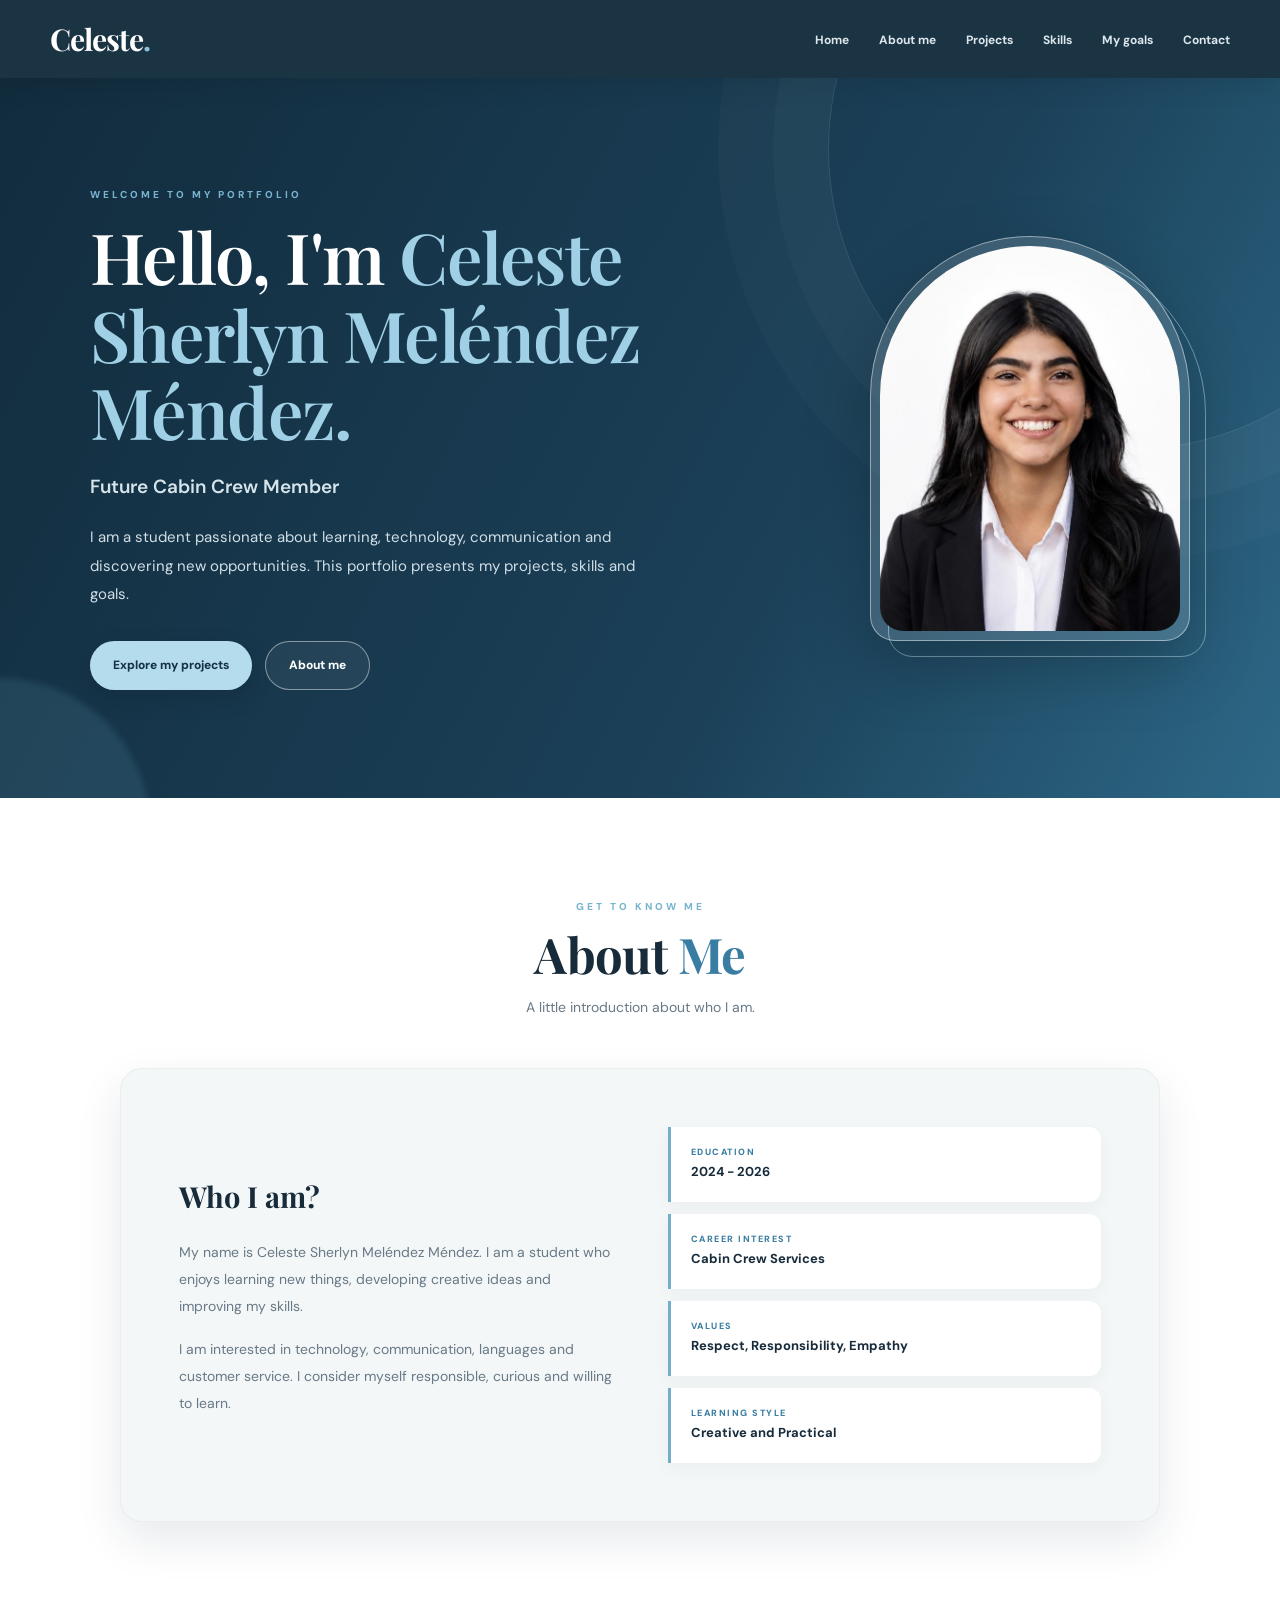
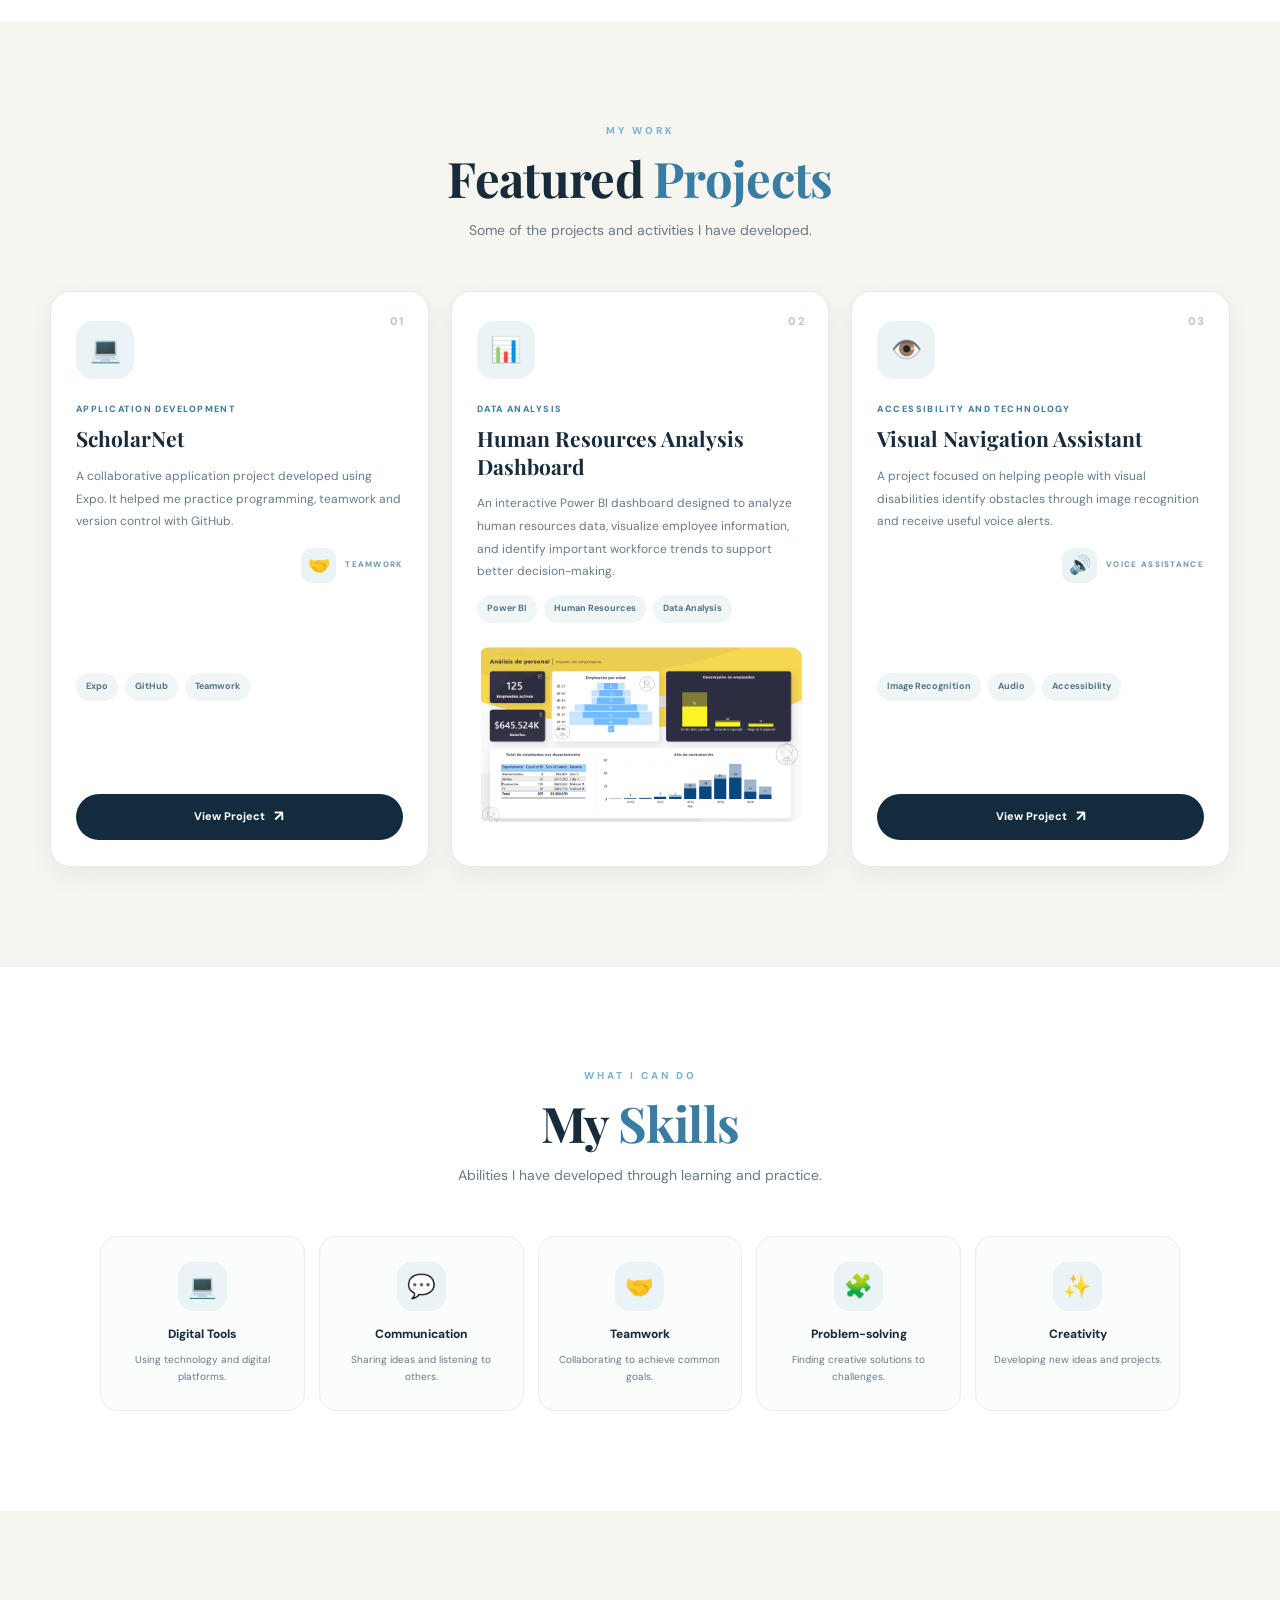
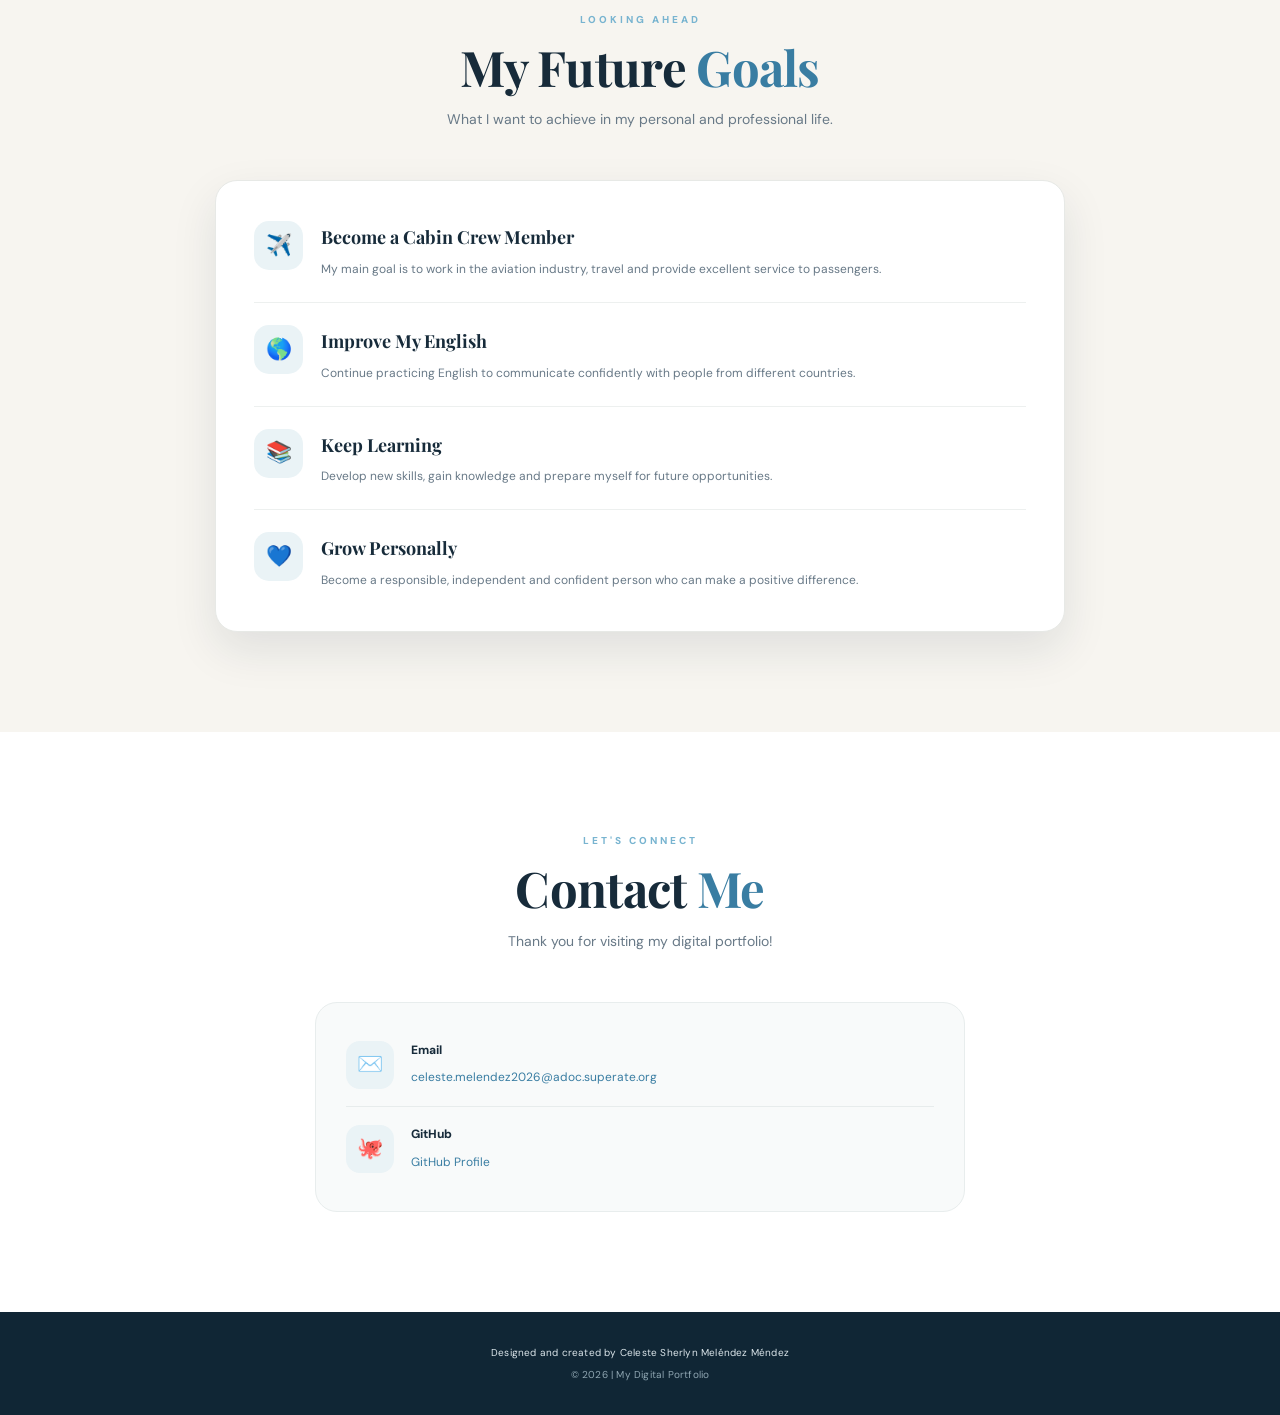
<file: index.html>
<!DOCTYPE html>
<html lang="en">
<head>
    <meta charset="UTF-8">
    <meta name="viewport" content="width=device-width, initial-scale=1.0">
    <meta name="description" content="Celeste's Digital Portfolio">
    <title>Celeste | Digital Portfolio</title>

    <link rel="preconnect" href="https://fonts.googleapis.com">
    <link rel="preconnect" href="https://fonts.gstatic.com" crossorigin>
    <link href="https://fonts.googleapis.com/css2?family=DM+Sans:wght@400;500;600;700&family=Playfair+Display:wght@500;600;700&display=swap" rel="stylesheet">

    <link rel="stylesheet" href="style.css?v=20261110-redesign">
</head>

<body>

    <!-- NAVIGATION -->
    <header class="header">
        <nav class="navbar">
            <a href="#home" class="logo">Celeste<span>.</span></a>

            <button class="menu-toggle" id="menu-toggle" aria-label="Open menu">
                ☰
            </button>

            <ul class="nav-links" id="nav-links">
                <li><a href="#home">Home</a></li>
                <li><a href="#about">About me</a></li>
                <li><a href="#projects">Projects</a></li>
                <li><a href="#skills">Skills</a></li>
                <li><a href="#goals">My goals</a></li>
                <li><a href="#contact">Contact</a></li>
            </ul>
        </nav>
    </header>

    <main>

        <!-- HOME -->
        <section class="hero" id="home">
            <div class="hero-content">
                <p class="eyebrow">WELCOME TO MY PORTFOLIO</p>

                <h1>Hello, I'm <span>Celeste Sherlyn Meléndez Méndez.</span></h1>

                <h2>Future Cabin Crew Member</h2>

                <p class="hero-description">
                    I am a student passionate about learning, technology,
                    communication and discovering new opportunities.
                    This portfolio presents my projects, skills and goals.
                </p>

                <div class="hero-buttons">
                    <a href="#projects" class="primary-button">Explore my projects</a>
                    <a href="#about" class="secondary-button">About me</a>
                </div>
            </div>

            <div class="hero-image">
                <img src="celeste_portafolio/img/celeste-profile.png"
                     alt="Celeste profile photo">
            </div>
        </section>

        <!-- ABOUT ME -->
        <section class="section about-section" id="about">
            <div class="section-heading">
                <p class="eyebrow">GET TO KNOW ME</p>
                <h2>About <span>Me</span></h2>
                <p>A little introduction about who I am.</p>
            </div>

            <div class="about-card">
                <div class="about-text">
                    <h3>Who I am?</h3>

                    <p>
                        My name is Celeste Sherlyn Meléndez Méndez.
                        I am a student who enjoys learning new things,
                        developing creative ideas and improving my skills.
                    </p>

                    <p>
                        I am interested in technology, communication,
                        languages and customer service. I consider myself
                        responsible, curious and willing to learn.
                    </p>
                </div>

                <div class="about-details">
                    <div class="detail-item">
                        <span>Education</span>
                        <strong>2024 - 2026</strong>
                    </div>

                    <div class="detail-item">
                        <span>Career Interest</span>
                        <strong>Cabin Crew Services</strong>
                    </div>

                    <div class="detail-item">
                        <span>Values</span>
                        <strong>Respect, Responsibility, Empathy</strong>
                    </div>

                    <div class="detail-item">
                        <span>Learning Style</span>
                        <strong>Creative and Practical</strong>
                    </div>
                </div>
            </div>
        </section>

        <!-- PROJECTS -->
        <section class="section projects-section" id="projects">
            <div class="section-heading">
                <p class="eyebrow">MY WORK</p>
                <h2>Featured <span>Projects</span></h2>
                <p>Some of the projects and activities I have developed.</p>
            </div>

            <div class="projects-grid">

                <!-- PROJECT 1 -->
                <article class="project-card">
                    <div class="project-number">01</div>

                    <div class="project-icon">💻</div>

                    <div class="project-body">
                        <p class="project-category">APPLICATION DEVELOPMENT</p>

                        <h3>ScholarNet</h3>

                        <p>
                            A collaborative application project developed
                            using Expo. It helped me practice programming,
                            teamwork and version control with GitHub.
                        </p>

                        <div class="project-card-decoration" aria-hidden="true"><span>🤝</span><small>TEAMWORK</small></div>

                        <div class="project-tags">
                            <span>Expo</span>
                            <span>GitHub</span>
                            <span>Teamwork</span>
                        </div>

                        <!-- ADD YOUR SCHOLARNET LINK HERE -->
                        <a href="https://scholarnet-web.github.io/ScholarnetSV-Web/"
                           class="project-button"
                           target="_blank"
                           rel="noopener noreferrer">
                            View Project <span>↗</span>
                        </a>
                    </div>
                
                    </article>
      
                       <!-- PROJECT 2: HUMAN RESOURCES DASHBOARD -->
<article class="project-card">
    <div class="project-number">02</div>
    <div class="project-icon">📊</div>

    <div class="project-body">
        <p class="project-category">DATA ANALYSIS</p>

        <h3>Human Resources Analysis Dashboard</h3>

        <p>
            An interactive Power BI dashboard designed to analyze
            human resources data, visualize employee information,
            and identify important workforce trends to support
            better decision-making.
        </p>

        <div class="project-tags">
            <span>Power BI</span>
            <span>Human Resources</span>
            <span>Data Analysis</span>
        </div>

        <div class="project-image">
            <a href="celeste_portafolio/img/Dashboard.png" target="_blank">
                <img src="celeste_portafolio/img/Dashboard.png"
                     alt="Human Resources Analysis Dashboard">
            </a>
        </div>
    </div>
</article>

                <!-- PROJECT 3 -->
                <article class="project-card">
                    <div class="project-number">03</div>

                    <div class="project-icon">👁️</div>

                    <div class="project-body">
                        <p class="project-category">ACCESSIBILITY AND TECHNOLOGY</p>

                        <h3>Visual Navigation Assistant</h3>

                        <p>
                            A project focused on helping people with visual
                            disabilities identify obstacles through image
                            recognition and receive useful voice alerts.
                        </p>

                        <div class="project-card-decoration" aria-hidden="true"><span>🔊</span><small>VOICE ASSISTANCE</small></div>

                        <div class="project-tags">
                            <span>Image Recognition</span>
                            <span>Audio</span>
                            <span>Accessibility</span>
                        </div>

                        <a href="https://andreasrivas.github.io/Asistente-para-personas-no-videntes/"
                           class="project-button"
                           target="_blank"
                           rel="noopener noreferrer">
                            View Project <span>↗</span>
                        </a>
                    </div>
                
                    </article>

            </div>
        </section>

        <!-- SKILLS -->
        <section class="section skills-section" id="skills">
            <div class="section-heading">
                <p class="eyebrow">WHAT I CAN DO</p>
                <h2>My <span>Skills</span></h2>
                <p>Abilities I have developed through learning and practice.</p>
            </div>

            <div class="skills-grid">
                <div class="skill-card">
                    <span>💻</span>
                    <h3>Digital Tools</h3>
                    <p>Using technology and digital platforms.</p>
                </div>

                <div class="skill-card">
                    <span>💬</span>
                    <h3>Communication</h3>
                    <p>Sharing ideas and listening to others.</p>
                </div>

                <div class="skill-card">
                    <span>🤝</span>
                    <h3>Teamwork</h3>
                    <p>Collaborating to achieve common goals.</p>
                </div>

                <div class="skill-card">
                    <span>🧩</span>
                    <h3>Problem-solving</h3>
                    <p>Finding creative solutions to challenges.</p>
                </div>

                <div class="skill-card">
                    <span>✨</span>
                    <h3>Creativity</h3>
                    <p>Developing new ideas and projects.</p>
                </div>
            </div>
        </section>

        <!-- GOALS -->
        <section class="section goals-section" id="goals">
            <div class="section-heading">
                <p class="eyebrow">LOOKING AHEAD</p>
                <h2>My Future <span>Goals</span></h2>
                <p>What I want to achieve in my personal and professional life.</p>
            </div>

            <div class="goals-card">
                <div class="goal-item">
                    <span>✈️</span>
                    <div>
                        <h3>Become a Cabin Crew Member</h3>
                        <p>
                            My main goal is to work in the aviation industry,
                            travel and provide excellent service to passengers.
                        </p>
                    </div>
                </div>

                <div class="goal-item">
                    <span>🌎</span>
                    <div>
                        <h3>Improve My English</h3>
                        <p>
                            Continue practicing English to communicate
                            confidently with people from different countries.
                        </p>
                    </div>
                </div>

                <div class="goal-item">
                    <span>📚</span>
                    <div>
                        <h3>Keep Learning</h3>
                        <p>
                            Develop new skills, gain knowledge and prepare
                            myself for future opportunities.
                        </p>
                    </div>
                </div>

                <div class="goal-item">
                    <span>💙</span>
                    <div>
                        <h3>Grow Personally</h3>
                        <p>
                            Become a responsible, independent and confident
                            person who can make a positive difference.
                        </p>
                    </div>
                </div>
            </div>
        </section>

        <!-- CONTACT -->
        <section class="section contact-section" id="contact">
            <div class="section-heading">
                <p class="eyebrow">LET'S CONNECT</p>
                <h2>Contact <span>Me</span></h2>
                <p>Thank you for visiting my digital portfolio!</p>
            </div>

            <div class="contact-card">
                <div class="contact-item">
                    <span>✉️</span>
                    <div>
                        <h3>Email</h3>
                        <a href="mailto:celeste.melendez2026@adoc.superate.org">
                            celeste.melendez2026@adoc.superate.org
                        </a>
                    </div>
                </div>

                <div class="contact-item">
                    <span>🐙</span>
                    <div>
                        <h3>GitHub</h3>
                        <!-- REPLACE WITH YOUR REAL GITHUB PROFILE -->
                        <a href="https://github.com/CelesteMelendez"
                           target="_blank"
                           rel="noopener noreferrer">
                            GitHub Profile
                        </a>
                    </div>
                </div>
            </div>
        </section>

    </main>

    <!-- FOOTER -->
    <footer class="footer">
        <p>Designed and created by Celeste Sherlyn Meléndez Méndez</p>
        <p>© 2026 | My Digital Portfolio</p>
    </footer>

    <button id="back-to-top" aria-label="Back to top">↑</button>

    <script src="script.js"></script>
</body>
</html>
</file>
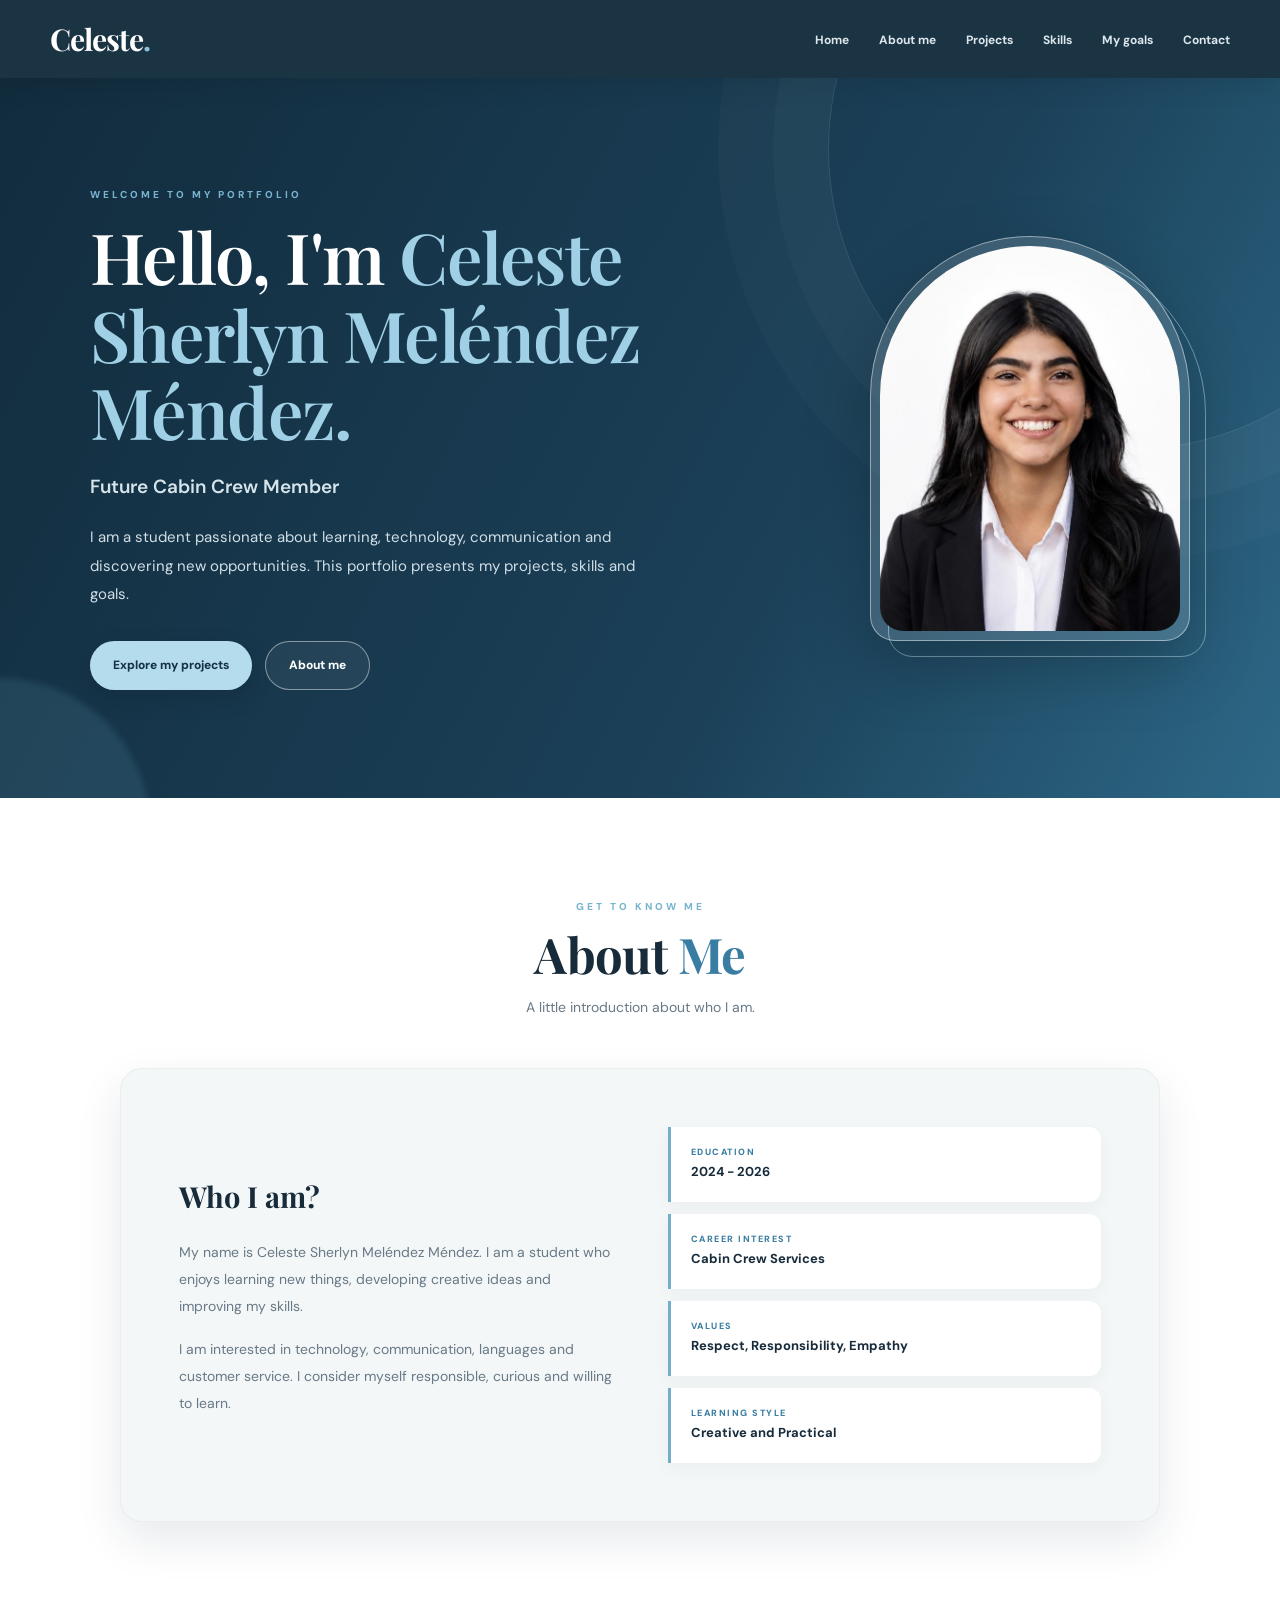
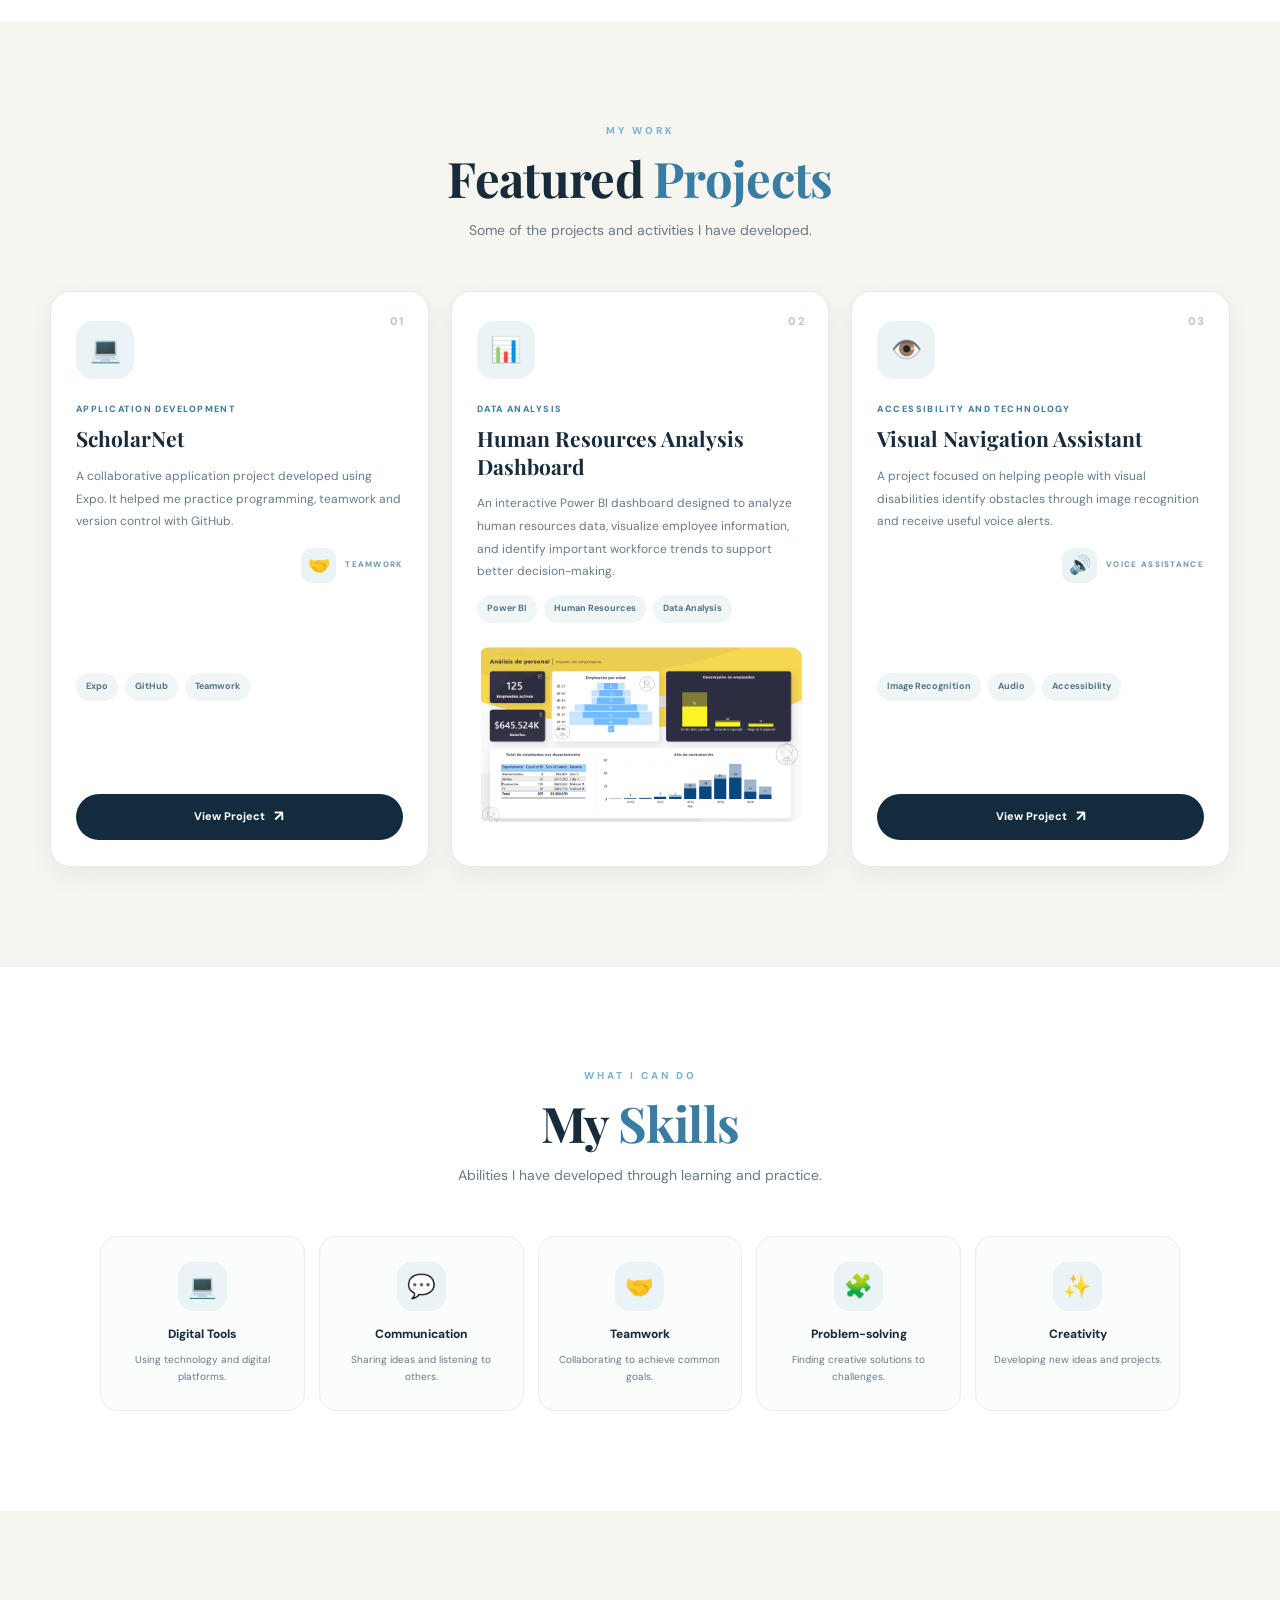
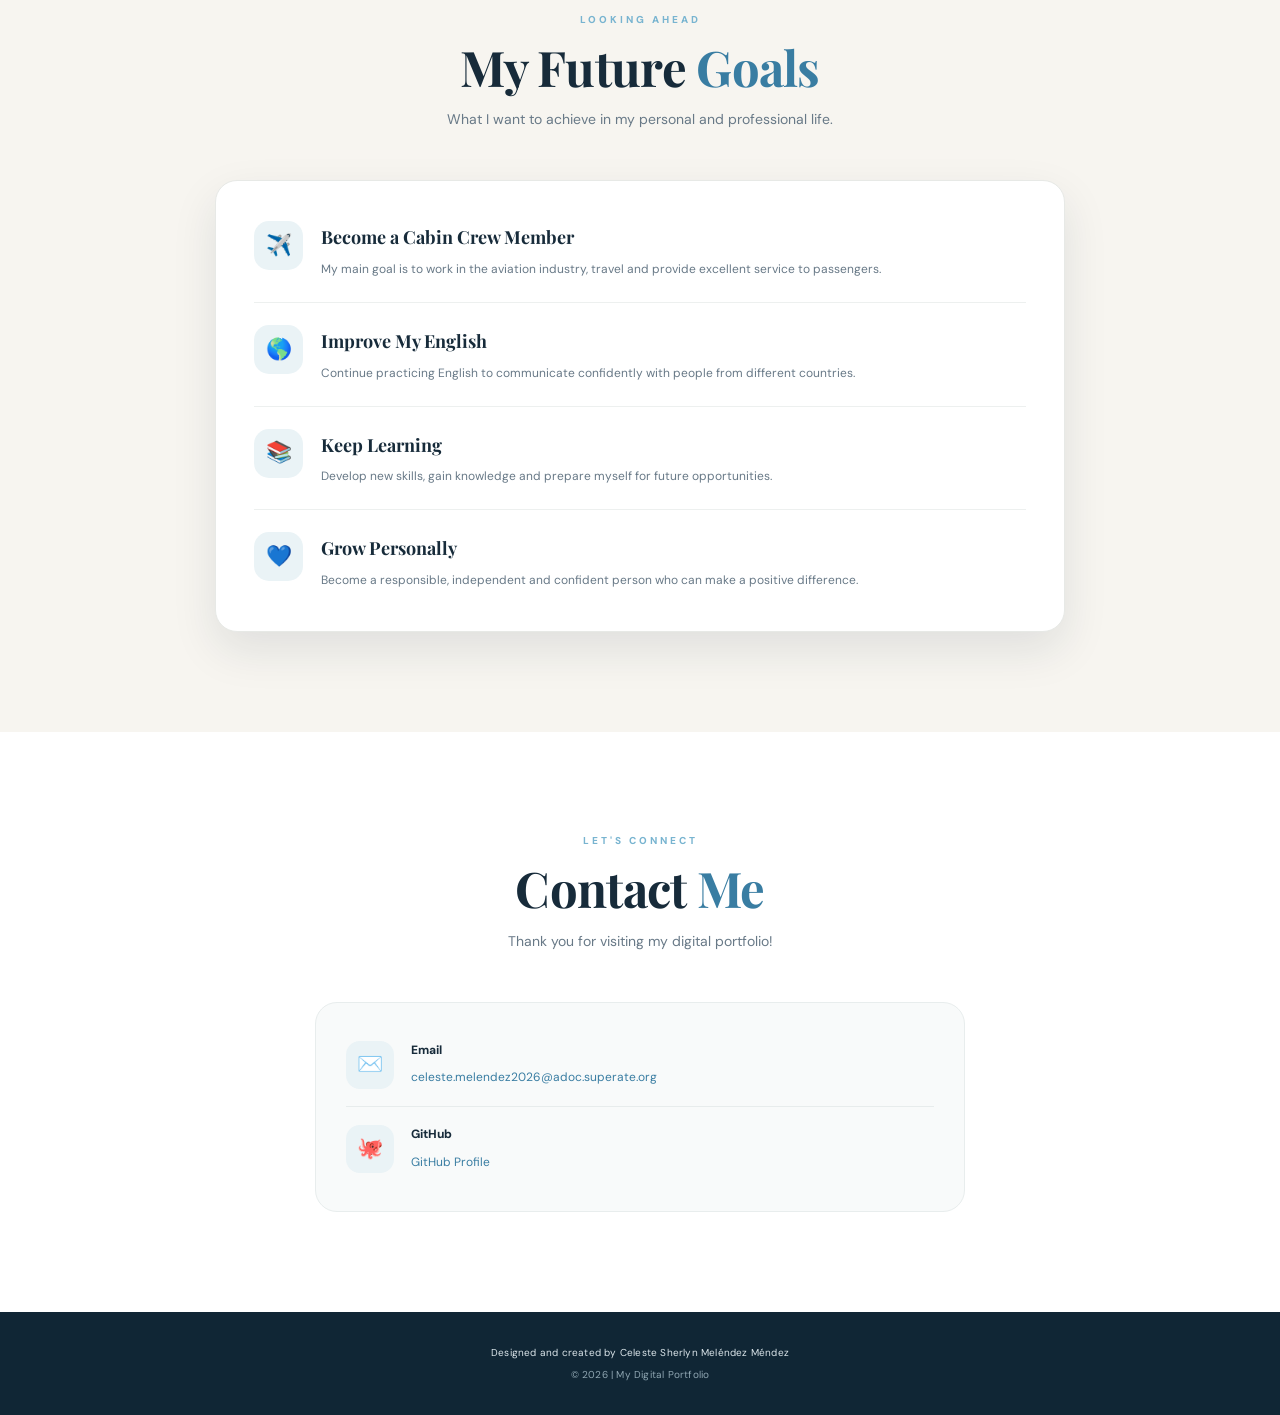
<file: celeste_portafolio/index.html>
<!DOCTYPE html>
<html lang="en">
<head>
    <meta charset="UTF-8">
    <meta name="viewport" content="width=device-width, initial-scale=1.0">
    <meta name="description" content="Celeste's Digital Portfolio">
    <title>Celeste | Digital Portfolio</title>

    <link rel="preconnect" href="https://fonts.googleapis.com">
    <link rel="preconnect" href="https://fonts.gstatic.com" crossorigin>
    <link href="https://fonts.googleapis.com/css2?family=DM+Sans:wght@400;500;600;700&family=Playfair+Display:wght@500;600;700&display=swap" rel="stylesheet">

    <link rel="stylesheet" href="style.css?v=20261110-redesign">
</head>

<body>

    <!-- NAVIGATION -->
    <header class="header">
        <nav class="navbar">
            <a href="#home" class="logo">Celeste<span>.</span></a>

            <button class="menu-toggle" id="menu-toggle" aria-label="Open menu">
                ☰
            </button>

            <ul class="nav-links" id="nav-links">
                <li><a href="#home">Home</a></li>
                <li><a href="#about">About me</a></li>
                <li><a href="#projects">Projects</a></li>
                <li><a href="#skills">Skills</a></li>
                <li><a href="#goals">My goals</a></li>
                <li><a href="#contact">Contact</a></li>
            </ul>
        </nav>
    </header>

    <main>

        <!-- HOME -->
        <section class="hero" id="home">
            <div class="hero-content">
                <p class="eyebrow">WELCOME TO MY PORTFOLIO</p>

                <h1>Hello, I'm <span>Celeste Sherlyn Meléndez Méndez.</span></h1>

                <h2>Future Cabin Crew Member</h2>

                <p class="hero-description">
                    I am a student passionate about learning, technology,
                    communication and discovering new opportunities.
                    This portfolio presents my projects, skills and goals.
                </p>

                <div class="hero-buttons">
                    <a href="#projects" class="primary-button">Explore my projects</a>
                    <a href="#about" class="secondary-button">About me</a>
                </div>
            </div>

            <div class="hero-image">
                <img src="img/celeste-profile.png"
                     alt="Celeste profile photo">
            </div>
        </section>

        <!-- ABOUT ME -->
        <section class="section about-section" id="about">
            <div class="section-heading">
                <p class="eyebrow">GET TO KNOW ME</p>
                <h2>About <span>Me</span></h2>
                <p>A little introduction about who I am.</p>
            </div>

            <div class="about-card">
                <div class="about-text">
                    <h3>Who I am?</h3>

                    <p>
                        My name is Celeste Sherlyn Meléndez Méndez.
                        I am a student who enjoys learning new things,
                        developing creative ideas and improving my skills.
                    </p>

                    <p>
                        I am interested in technology, communication,
                        languages and customer service. I consider myself
                        responsible, curious and willing to learn.
                    </p>
                </div>

                <div class="about-details">
                    <div class="detail-item">
                        <span>Education</span>
                        <strong>2024 - 2026</strong>
                    </div>

                    <div class="detail-item">
                        <span>Career Interest</span>
                        <strong>Cabin Crew Services</strong>
                    </div>

                    <div class="detail-item">
                        <span>Values</span>
                        <strong>Respect, Responsibility, Empathy</strong>
                    </div>

                    <div class="detail-item">
                        <span>Learning Style</span>
                        <strong>Creative and Practical</strong>
                    </div>
                </div>
            </div>
        </section>

        <!-- PROJECTS -->
        <section class="section projects-section" id="projects">
            <div class="section-heading">
                <p class="eyebrow">MY WORK</p>
                <h2>Featured <span>Projects</span></h2>
                <p>Some of the projects and activities I have developed.</p>
            </div>

            <div class="projects-grid">

                <!-- PROJECT 1 -->
                <article class="project-card">
                    <div class="project-number">01</div>

                    <div class="project-icon">💻</div>

                    <div class="project-body">
                        <p class="project-category">APPLICATION DEVELOPMENT</p>

                        <h3>ScholarNet</h3>

                        <p>
                            A collaborative application project developed
                            using Expo. It helped me practice programming,
                            teamwork and version control with GitHub.
                        </p>

                        <div class="project-card-decoration" aria-hidden="true"><span>🤝</span><small>TEAMWORK</small></div>

                        <div class="project-tags">
                            <span>Expo</span>
                            <span>GitHub</span>
                            <span>Teamwork</span>
                        </div>

                        <!-- ADD YOUR SCHOLARNET LINK HERE -->
                        <a href="https://scholarnet-web.github.io/ScholarnetSV-Web/"
                           class="project-button"
                           target="_blank"
                           rel="noopener noreferrer">
                            View Project <span>↗</span>
                        </a>
                    </div>
                
                    </article>
      
                       <!-- PROJECT 2: HUMAN RESOURCES DASHBOARD -->
<article class="project-card">
    <div class="project-number">02</div>
    <div class="project-icon">📊</div>

    <div class="project-body">
        <p class="project-category">DATA ANALYSIS</p>

        <h3>Human Resources Analysis Dashboard</h3>

        <p>
            An interactive Power BI dashboard designed to analyze
            human resources data, visualize employee information,
            and identify important workforce trends to support
            better decision-making.
        </p>

        <div class="project-tags">
            <span>Power BI</span>
            <span>Human Resources</span>
            <span>Data Analysis</span>
        </div>

        <div class="project-image">
            <a href="img/Dashboard.png" target="_blank">
                <img src="img/Dashboard.png"
                     alt="Human Resources Analysis Dashboard">
            </a>
        </div>
    </div>
</article>

                <!-- PROJECT 3 -->
                <article class="project-card">
                    <div class="project-number">03</div>

                    <div class="project-icon">👁️</div>

                    <div class="project-body">
                        <p class="project-category">ACCESSIBILITY AND TECHNOLOGY</p>

                        <h3>Visual Navigation Assistant</h3>

                        <p>
                            A project focused on helping people with visual
                            disabilities identify obstacles through image
                            recognition and receive useful voice alerts.
                        </p>

                        <div class="project-card-decoration" aria-hidden="true"><span>🔊</span><small>VOICE ASSISTANCE</small></div>

                        <div class="project-tags">
                            <span>Image Recognition</span>
                            <span>Audio</span>
                            <span>Accessibility</span>
                        </div>

                        <a href="https://andreasrivas.github.io/Asistente-para-personas-no-videntes/"
                           class="project-button"
                           target="_blank"
                           rel="noopener noreferrer">
                            View Project <span>↗</span>
                        </a>
                    </div>
                
                    </article>

            </div>
        </section>

        <!-- SKILLS -->
        <section class="section skills-section" id="skills">
            <div class="section-heading">
                <p class="eyebrow">WHAT I CAN DO</p>
                <h2>My <span>Skills</span></h2>
                <p>Abilities I have developed through learning and practice.</p>
            </div>

            <div class="skills-grid">
                <div class="skill-card">
                    <span>💻</span>
                    <h3>Digital Tools</h3>
                    <p>Using technology and digital platforms.</p>
                </div>

                <div class="skill-card">
                    <span>💬</span>
                    <h3>Communication</h3>
                    <p>Sharing ideas and listening to others.</p>
                </div>

                <div class="skill-card">
                    <span>🤝</span>
                    <h3>Teamwork</h3>
                    <p>Collaborating to achieve common goals.</p>
                </div>

                <div class="skill-card">
                    <span>🧩</span>
                    <h3>Problem-solving</h3>
                    <p>Finding creative solutions to challenges.</p>
                </div>

                <div class="skill-card">
                    <span>✨</span>
                    <h3>Creativity</h3>
                    <p>Developing new ideas and projects.</p>
                </div>
            </div>
        </section>

        <!-- GOALS -->
        <section class="section goals-section" id="goals">
            <div class="section-heading">
                <p class="eyebrow">LOOKING AHEAD</p>
                <h2>My Future <span>Goals</span></h2>
                <p>What I want to achieve in my personal and professional life.</p>
            </div>

            <div class="goals-card">
                <div class="goal-item">
                    <span>✈️</span>
                    <div>
                        <h3>Become a Cabin Crew Member</h3>
                        <p>
                            My main goal is to work in the aviation industry,
                            travel and provide excellent service to passengers.
                        </p>
                    </div>
                </div>

                <div class="goal-item">
                    <span>🌎</span>
                    <div>
                        <h3>Improve My English</h3>
                        <p>
                            Continue practicing English to communicate
                            confidently with people from different countries.
                        </p>
                    </div>
                </div>

                <div class="goal-item">
                    <span>📚</span>
                    <div>
                        <h3>Keep Learning</h3>
                        <p>
                            Develop new skills, gain knowledge and prepare
                            myself for future opportunities.
                        </p>
                    </div>
                </div>

                <div class="goal-item">
                    <span>💙</span>
                    <div>
                        <h3>Grow Personally</h3>
                        <p>
                            Become a responsible, independent and confident
                            person who can make a positive difference.
                        </p>
                    </div>
                </div>
            </div>
        </section>

        <!-- CONTACT -->
        <section class="section contact-section" id="contact">
            <div class="section-heading">
                <p class="eyebrow">LET'S CONNECT</p>
                <h2>Contact <span>Me</span></h2>
                <p>Thank you for visiting my digital portfolio!</p>
            </div>

            <div class="contact-card">
                <div class="contact-item">
                    <span>✉️</span>
                    <div>
                        <h3>Email</h3>
                        <a href="mailto:celeste.melendez2026@adoc.superate.org">
                            celeste.melendez2026@adoc.superate.org
                        </a>
                    </div>
                </div>

                <div class="contact-item">
                    <span>🐙</span>
                    <div>
                        <h3>GitHub</h3>
                        <!-- REPLACE WITH YOUR REAL GITHUB PROFILE -->
                        <a href="https://github.com/CelesteMelendez"
                           target="_blank"
                           rel="noopener noreferrer">
                            GitHub Profile
                        </a>
                    </div>
                </div>
            </div>
        </section>

    </main>

    <!-- FOOTER -->
    <footer class="footer">
        <p>Designed and created by Celeste Sherlyn Meléndez Méndez</p>
        <p>© 2026 | My Digital Portfolio</p>
    </footer>

    <button id="back-to-top" aria-label="Back to top">↑</button>

    <script src="script.js"></script>
</body>
</html>
</file>
<file: style.css>
@import url('https://fonts.googleapis.com/css2?family=DM+Sans:wght@400;500;600;700;800&family=Playfair+Display:wght@600;700&display=swap');

:root {
  --ink:#172b3a; --muted:#687987; --blue:#397da2; --blue-light:#dcecf4;
  --cream:#f7f5f0; --white:#fff; --line:#e5e8e8; --dark:#122c3d;
  --shadow:0 18px 45px rgba(23,43,58,.10); --radius:22px;
}
*{margin:0;padding:0;box-sizing:border-box;scroll-behavior:smooth}
html{scroll-padding-top:90px}
body{font-family:'DM Sans',sans-serif;color:var(--ink);background:var(--cream);line-height:1.7;-webkit-font-smoothing:antialiased}
a{color:inherit;text-decoration:none}
img{max-width:100%;display:block}
button{font:inherit}
:focus-visible{outline:3px solid #79b7d5;outline-offset:4px}
section{scroll-margin-top:88px}

/* NAVIGATION */
.header{position:fixed;inset:0 0 auto;z-index:1000;background:rgba(18,44,61,.96);box-shadow:0 5px 25px rgba(0,0,0,.10);backdrop-filter:blur(14px)}
.navbar{width:min(1180px,calc(100% - 56px));min-height:78px;margin:auto;display:flex;align-items:center;justify-content:space-between;gap:25px}
.logo{font-family:'Playfair Display',serif;font-size:30px;font-weight:700;color:white;letter-spacing:-1px}
.logo span{color:#8fc3dc}
.nav-links{display:flex;align-items:center;gap:clamp(15px,2.4vw,30px);list-style:none}
.nav-links a{color:#dce6eb;font-size:12px;font-weight:700;transition:color .2s}
.nav-links a:hover{color:#9ed0e6}
.menu-toggle{display:none;border:1px solid #496273;border-radius:12px;background:#1c3b50;color:white;width:44px;height:44px;font-size:22px;cursor:pointer}

/* HERO */
.hero{position:relative;isolation:isolate;overflow:hidden;min-height:720px;margin-top:78px;padding:100px max(7vw,35px);display:flex;align-items:center;justify-content:space-between;gap:65px;color:white;background:linear-gradient(118deg,#122c3d 0%,#1b4058 62%,#2d6887 100%)}
.hero::before{content:"";position:absolute;z-index:-1;width:600px;height:600px;right:-150px;top:-230px;border:1px solid rgba(255,255,255,.12);border-radius:50%;box-shadow:0 0 0 55px rgba(255,255,255,.025),0 0 0 110px rgba(255,255,255,.02)}
.hero::after{content:"";position:absolute;z-index:-1;width:300px;height:300px;left:-150px;bottom:-180px;border-radius:50%;background:rgba(126,190,219,.13);filter:blur(3px)}
.hero-content{flex:1 1 600px;max-width:690px}
.eyebrow{margin-bottom:15px;color:#78b4d0;font-size:10px;font-weight:800;letter-spacing:3px;text-transform:uppercase}
.hero h1{max-width:700px;font-family:'Playfair Display',serif;font-size:clamp(44px,5.5vw,74px);font-weight:600;line-height:1.1;letter-spacing:-1.5px}
.hero h1 span{color:#9fd0e5}
.hero h2{margin-top:20px;color:#d6e5ec;font-size:19px;font-weight:600}
.hero-description{max-width:550px;margin:20px 0 32px;color:#d1dfe6;font-size:15px;line-height:1.9}
.hero-buttons{display:flex;flex-wrap:wrap;gap:13px}
.primary-button,.secondary-button{min-height:49px;padding:12px 23px;display:inline-flex;align-items:center;justify-content:center;border-radius:30px;font-size:12px;font-weight:800;transition:transform .2s,background .2s,box-shadow .2s}
.primary-button{color:#153247;background:#b5dcec;box-shadow:0 8px 25px rgba(0,0,0,.12)}
.primary-button:hover{background:white;transform:translateY(-3px)}
.secondary-button{border:1px solid rgba(255,255,255,.45);color:white;background:rgba(255,255,255,.06)}
.secondary-button:hover{background:rgba(255,255,255,.15);transform:translateY(-3px)}
.hero-image{position:relative;flex:0 0 320px;width:320px;height:405px;padding:9px;border:1px solid rgba(255,255,255,.45);border-radius:180px 180px 28px 28px;background:rgba(255,255,255,.14);box-shadow:0 25px 65px rgba(0,0,0,.25)}
.hero-image::after{content:"";position:absolute;inset:17px -17px -17px 17px;z-index:-1;border:1px solid rgba(180,220,237,.55);border-radius:inherit}
.hero-image img{width:100%;height:100%;object-fit:cover;border-radius:inherit}

/* SECTION RHYTHM */
.section{padding:100px 28px}
.section-heading{width:min(720px,100%);margin:0 auto 48px;text-align:center}
.section-heading .eyebrow{margin-bottom:10px}
.section-heading h2{margin-bottom:12px;font-family:'Playfair Display',serif;font-size:clamp(35px,4vw,49px);line-height:1.2;letter-spacing:-.7px}
.section-heading h2 span{color:var(--blue)}
.section-heading p:last-child{color:var(--muted);font-size:14px}
.about-section,.skills-section,.contact-section{background:#fff}
.projects-section,.goals-section{background:var(--cream)}

/* ABOUT */
.about-card{width:min(1040px,100%);margin:auto;padding:clamp(30px,5vw,58px);display:grid;grid-template-columns:1fr 1fr;gap:55px;align-items:center;border-radius:var(--radius);background:#f4f7f7;border:1px solid #e8eded;box-shadow:var(--shadow)}
.about-text h3{margin-bottom:18px;font-family:'Playfair Display',serif;font-size:29px}
.about-text p{margin-bottom:15px;color:var(--muted);font-size:14px;line-height:1.95}
.about-text p:last-child{margin-bottom:0}
.about-details{display:grid;gap:12px}
.detail-item{min-height:75px;padding:15px 20px;display:flex;flex-direction:column;justify-content:center;border-left:3px solid #75aec9;border-radius:0 12px 12px 0;background:white;box-shadow:0 5px 18px rgba(23,43,58,.045)}
.detail-item span{color:var(--blue);font-size:9px;font-weight:800;letter-spacing:1.5px;text-transform:uppercase}
.detail-item strong{color:var(--ink);font-size:13px;font-weight:700}

/* PROJECTS */
.projects-grid{width:min(1180px,100%);margin:auto;display:grid;grid-template-columns:repeat(3,minmax(0,1fr));align-items:stretch;gap:22px}
.project-card{position:relative;min-width:0;padding:29px 25px 26px;display:flex;flex-direction:column;border:1px solid #e7e9e6;border-radius:20px;background:white;box-shadow:0 9px 28px rgba(23,43,58,.055);transition:transform .25s,box-shadow .25s,border-color .25s}
.project-card:hover{transform:translateY(-8px);border-color:#b7d3df;box-shadow:0 22px 48px rgba(23,43,58,.13)}
.project-number{position:absolute;top:20px;right:23px;color:#b5c7cf;font-size:11px;font-weight:800;letter-spacing:1.5px}
.project-icon{width:58px;height:58px;margin-bottom:23px;display:flex;align-items:center;justify-content:center;border-radius:17px;background:#eaf3f6;font-size:25px}
.project-body{flex:1;min-width:0;display:flex;flex-direction:column}
.project-category{margin-bottom:8px;color:var(--blue);font-size:9px;font-weight:800;letter-spacing:1.45px}
.project-body h3{margin-bottom:12px;font-family:'Playfair Display',serif;font-size:21px;line-height:1.3}
.project-body>p:not(.project-category){margin-bottom:12px;color:var(--muted);font-size:12px;line-height:1.9}
.project-card-decoration{min-height:40px;margin:0 0 14px;display:flex;align-items:center;justify-content:flex-end;gap:9px;color:var(--blue)}
.project-card-decoration span{width:35px;height:35px;display:flex;align-items:center;justify-content:center;border-radius:11px;background:#eaf3f6;font-size:18px}
.project-card-decoration small{color:#6c9bb0;font-size:8px;font-weight:800;letter-spacing:1.3px}
.project-tags{margin-top:auto;margin-bottom:19px;display:flex;flex-wrap:wrap;gap:7px}
.project-tags span{padding:6px 10px;border-radius:30px;background:#f0f5f6;color:#527486;font-size:9px;font-weight:700}
.project-button{width:100%;min-height:44px;margin-top:auto;padding:10px 15px;display:flex;align-items:center;justify-content:center;gap:9px;border-radius:30px;color:white;background:var(--dark);font-size:11px;font-weight:800;transition:background .2s,transform .2s}
.project-button:hover{background:var(--blue);transform:translateY(-2px)}
.project-button span{font-size:15px}
.project-image{width:100%;margin:5px 0 18px;overflow:hidden;border-radius:13px;background:#eef2f3}
.project-image a{display:block}
.project-image img{width:100%;height:175px;object-fit:cover;transition:transform .35s}
.project-image:hover img{transform:scale(1.05)}

/* SKILLS */
.skills-grid{width:min(1080px,100%);margin:auto;display:grid;grid-template-columns:repeat(5,minmax(0,1fr));gap:14px}
.skill-card{min-height:170px;padding:25px 14px;text-align:center;border:1px solid #e8eded;border-radius:17px;background:#fbfcfc;transition:transform .2s,box-shadow .2s}
.skill-card:hover{transform:translateY(-6px);box-shadow:var(--shadow)}
.skill-card span{width:49px;height:49px;margin:0 auto;display:flex;align-items:center;justify-content:center;border-radius:15px;background:#eaf3f6;font-size:23px}
.skill-card h3{margin:13px 0 6px;font-size:12px;font-weight:800}
.skill-card p{color:var(--muted);font-size:10px;line-height:1.7}

/* GOALS */
.goals-card{width:min(850px,100%);margin:auto;padding:18px 38px;border:1px solid #e7e9e6;border-radius:var(--radius);background:white;box-shadow:var(--shadow)}
.goal-item{padding:22px 0;display:flex;align-items:flex-start;gap:18px;border-bottom:1px solid #edf0ef}
.goal-item:last-child{border-bottom:0}
.goal-item>span{width:49px;height:49px;flex:0 0 49px;display:flex;align-items:center;justify-content:center;border-radius:15px;background:#eaf3f6;font-size:21px}
.goal-item h3{margin:1px 0 5px;font-family:'Playfair Display',serif;font-size:18px}
.goal-item p{color:var(--muted);font-size:12px;line-height:1.85}

/* CONTACT AND FOOTER */
.contact-card{width:min(650px,100%);margin:auto;padding:20px 30px;border:1px solid #e8eded;border-radius:var(--radius);background:#f8fafa}
.contact-item{min-width:0;padding:17px 0;display:flex;align-items:center;gap:17px}
.contact-item+.contact-item{border-top:1px solid #e7ecec}
.contact-item>span{width:48px;height:48px;flex:0 0 48px;display:flex;align-items:center;justify-content:center;border-radius:14px;background:#eaf3f6;font-size:21px}
.contact-item>div{min-width:0}
.contact-item h3{margin-bottom:2px;font-size:12px;font-weight:800}
.contact-item a{color:var(--blue);font-size:12px;overflow-wrap:anywhere}
.contact-item a:hover{text-decoration:underline}
.footer{padding:32px 20px;text-align:center;color:#dce6eb;background:#102635}
.footer p{font-size:10px;letter-spacing:.2px}
.footer p+p{margin-top:5px;color:#8fa6b2}

/* BACK TO TOP */
#back-to-top{position:fixed;right:24px;bottom:24px;z-index:900;width:45px;height:45px;display:flex;align-items:center;justify-content:center;border:0;border-radius:50%;color:#153247;background:#b5dcec;box-shadow:0 8px 22px rgba(16,42,61,.2);font-size:22px;cursor:pointer;opacity:0;visibility:hidden;transform:translateY(8px);transition:.2s}
#back-to-top.show{opacity:1;visibility:visible;transform:translateY(0)}
#back-to-top:hover{background:white}

/* TABLET */
@media(max-width:980px){
 .hero{min-height:650px;gap:40px;padding-right:6vw;padding-left:6vw}
 .hero-image{flex-basis:280px;width:280px;height:360px}
 .projects-grid{grid-template-columns:repeat(2,minmax(0,1fr))}
 .project-card:last-child{grid-column:1/-1;width:min(520px,100%);justify-self:center}
 .skills-grid{grid-template-columns:repeat(3,minmax(0,1fr))}
}
@media(max-width:680px){
 .navbar{width:calc(100% - 40px);min-height:68px}
 .logo{font-size:27px}
 .menu-toggle{display:block}
 .nav-links{position:absolute;top:68px;right:0;left:0;padding:18px 24px 22px;display:none;align-items:stretch;flex-direction:column;gap:8px;background:#17364b;box-shadow:0 16px 25px rgba(0,0,0,.15)}
 .nav-links.active{display:flex}
 .nav-links a{display:block;padding:8px 0}
 .hero{min-height:auto;margin-top:68px;padding:65px 24px 78px;flex-direction:column-reverse;text-align:center;gap:40px}
 .hero-content{flex:auto}
 .hero h1{font-size:clamp(39px,10vw,55px);letter-spacing:-1px}
 .hero h2{font-size:16px}
 .hero-description{margin:17px auto 26px;font-size:14px}
 .hero-buttons{justify-content:center}
 .hero-image{flex:none;width:min(245px,72vw);height:305px}
 .section{padding:76px 20px}
 .section-heading{margin-bottom:35px}
 .section-heading h2{font-size:36px}
 .about-card{padding:28px 22px;grid-template-columns:1fr;gap:28px}
 .projects-grid{grid-template-columns:1fr;gap:17px}
 .project-card,.project-card:last-child{width:100%;grid-column:auto;padding:25px 23px}
 .project-image img{height:210px}
 .skills-grid{grid-template-columns:repeat(2,minmax(0,1fr));gap:11px}
 .skill-card{min-height:155px;padding:20px 12px}
 .goals-card{padding:12px 22px}
 .goal-item{gap:13px}
 .goal-item h3{font-size:16px}
 .contact-card{padding:12px 20px}
 #back-to-top{right:16px;bottom:16px}
}
@media(max-width:380px){
 .hero{padding-right:19px;padding-left:19px}
 .hero-buttons{flex-direction:column}
 .primary-button,.secondary-button{width:100%}
 .skills-grid{grid-template-columns:1fr}
 .skill-card{min-height:auto}
}
@media(prefers-reduced-motion:reduce){
 *,*::before,*::after{scroll-behavior:auto!important;animation-duration:.01ms!important;animation-iteration-count:1!important;transition-duration:.01ms!important}
}
</file>
<file: celeste_portafolio/style.css>
@import url('https://fonts.googleapis.com/css2?family=DM+Sans:wght@400;500;600;700;800&family=Playfair+Display:wght@600;700&display=swap');

:root {
  --ink:#172b3a; --muted:#687987; --blue:#397da2; --blue-light:#dcecf4;
  --cream:#f7f5f0; --white:#fff; --line:#e5e8e8; --dark:#122c3d;
  --shadow:0 18px 45px rgba(23,43,58,.10); --radius:22px;
}
*{margin:0;padding:0;box-sizing:border-box;scroll-behavior:smooth}
html{scroll-padding-top:90px}
body{font-family:'DM Sans',sans-serif;color:var(--ink);background:var(--cream);line-height:1.7;-webkit-font-smoothing:antialiased}
a{color:inherit;text-decoration:none}
img{max-width:100%;display:block}
button{font:inherit}
:focus-visible{outline:3px solid #79b7d5;outline-offset:4px}
section{scroll-margin-top:88px}

/* NAVIGATION */
.header{position:fixed;inset:0 0 auto;z-index:1000;background:rgba(18,44,61,.96);box-shadow:0 5px 25px rgba(0,0,0,.10);backdrop-filter:blur(14px)}
.navbar{width:min(1180px,calc(100% - 56px));min-height:78px;margin:auto;display:flex;align-items:center;justify-content:space-between;gap:25px}
.logo{font-family:'Playfair Display',serif;font-size:30px;font-weight:700;color:white;letter-spacing:-1px}
.logo span{color:#8fc3dc}
.nav-links{display:flex;align-items:center;gap:clamp(15px,2.4vw,30px);list-style:none}
.nav-links a{color:#dce6eb;font-size:12px;font-weight:700;transition:color .2s}
.nav-links a:hover{color:#9ed0e6}
.menu-toggle{display:none;border:1px solid #496273;border-radius:12px;background:#1c3b50;color:white;width:44px;height:44px;font-size:22px;cursor:pointer}

/* HERO */
.hero{position:relative;isolation:isolate;overflow:hidden;min-height:720px;margin-top:78px;padding:100px max(7vw,35px);display:flex;align-items:center;justify-content:space-between;gap:65px;color:white;background:linear-gradient(118deg,#122c3d 0%,#1b4058 62%,#2d6887 100%)}
.hero::before{content:"";position:absolute;z-index:-1;width:600px;height:600px;right:-150px;top:-230px;border:1px solid rgba(255,255,255,.12);border-radius:50%;box-shadow:0 0 0 55px rgba(255,255,255,.025),0 0 0 110px rgba(255,255,255,.02)}
.hero::after{content:"";position:absolute;z-index:-1;width:300px;height:300px;left:-150px;bottom:-180px;border-radius:50%;background:rgba(126,190,219,.13);filter:blur(3px)}
.hero-content{flex:1 1 600px;max-width:690px}
.eyebrow{margin-bottom:15px;color:#78b4d0;font-size:10px;font-weight:800;letter-spacing:3px;text-transform:uppercase}
.hero h1{max-width:700px;font-family:'Playfair Display',serif;font-size:clamp(44px,5.5vw,74px);font-weight:600;line-height:1.1;letter-spacing:-1.5px}
.hero h1 span{color:#9fd0e5}
.hero h2{margin-top:20px;color:#d6e5ec;font-size:19px;font-weight:600}
.hero-description{max-width:550px;margin:20px 0 32px;color:#d1dfe6;font-size:15px;line-height:1.9}
.hero-buttons{display:flex;flex-wrap:wrap;gap:13px}
.primary-button,.secondary-button{min-height:49px;padding:12px 23px;display:inline-flex;align-items:center;justify-content:center;border-radius:30px;font-size:12px;font-weight:800;transition:transform .2s,background .2s,box-shadow .2s}
.primary-button{color:#153247;background:#b5dcec;box-shadow:0 8px 25px rgba(0,0,0,.12)}
.primary-button:hover{background:white;transform:translateY(-3px)}
.secondary-button{border:1px solid rgba(255,255,255,.45);color:white;background:rgba(255,255,255,.06)}
.secondary-button:hover{background:rgba(255,255,255,.15);transform:translateY(-3px)}
.hero-image{position:relative;flex:0 0 320px;width:320px;height:405px;padding:9px;border:1px solid rgba(255,255,255,.45);border-radius:180px 180px 28px 28px;background:rgba(255,255,255,.14);box-shadow:0 25px 65px rgba(0,0,0,.25)}
.hero-image::after{content:"";position:absolute;inset:17px -17px -17px 17px;z-index:-1;border:1px solid rgba(180,220,237,.55);border-radius:inherit}
.hero-image img{width:100%;height:100%;object-fit:cover;border-radius:inherit}

/* SECTION RHYTHM */
.section{padding:100px 28px}
.section-heading{width:min(720px,100%);margin:0 auto 48px;text-align:center}
.section-heading .eyebrow{margin-bottom:10px}
.section-heading h2{margin-bottom:12px;font-family:'Playfair Display',serif;font-size:clamp(35px,4vw,49px);line-height:1.2;letter-spacing:-.7px}
.section-heading h2 span{color:var(--blue)}
.section-heading p:last-child{color:var(--muted);font-size:14px}
.about-section,.skills-section,.contact-section{background:#fff}
.projects-section,.goals-section{background:var(--cream)}

/* ABOUT */
.about-card{width:min(1040px,100%);margin:auto;padding:clamp(30px,5vw,58px);display:grid;grid-template-columns:1fr 1fr;gap:55px;align-items:center;border-radius:var(--radius);background:#f4f7f7;border:1px solid #e8eded;box-shadow:var(--shadow)}
.about-text h3{margin-bottom:18px;font-family:'Playfair Display',serif;font-size:29px}
.about-text p{margin-bottom:15px;color:var(--muted);font-size:14px;line-height:1.95}
.about-text p:last-child{margin-bottom:0}
.about-details{display:grid;gap:12px}
.detail-item{min-height:75px;padding:15px 20px;display:flex;flex-direction:column;justify-content:center;border-left:3px solid #75aec9;border-radius:0 12px 12px 0;background:white;box-shadow:0 5px 18px rgba(23,43,58,.045)}
.detail-item span{color:var(--blue);font-size:9px;font-weight:800;letter-spacing:1.5px;text-transform:uppercase}
.detail-item strong{color:var(--ink);font-size:13px;font-weight:700}

/* PROJECTS */
.projects-grid{width:min(1180px,100%);margin:auto;display:grid;grid-template-columns:repeat(3,minmax(0,1fr));align-items:stretch;gap:22px}
.project-card{position:relative;min-width:0;padding:29px 25px 26px;display:flex;flex-direction:column;border:1px solid #e7e9e6;border-radius:20px;background:white;box-shadow:0 9px 28px rgba(23,43,58,.055);transition:transform .25s,box-shadow .25s,border-color .25s}
.project-card:hover{transform:translateY(-8px);border-color:#b7d3df;box-shadow:0 22px 48px rgba(23,43,58,.13)}
.project-number{position:absolute;top:20px;right:23px;color:#b5c7cf;font-size:11px;font-weight:800;letter-spacing:1.5px}
.project-icon{width:58px;height:58px;margin-bottom:23px;display:flex;align-items:center;justify-content:center;border-radius:17px;background:#eaf3f6;font-size:25px}
.project-body{flex:1;min-width:0;display:flex;flex-direction:column}
.project-category{margin-bottom:8px;color:var(--blue);font-size:9px;font-weight:800;letter-spacing:1.45px}
.project-body h3{margin-bottom:12px;font-family:'Playfair Display',serif;font-size:21px;line-height:1.3}
.project-body>p:not(.project-category){margin-bottom:12px;color:var(--muted);font-size:12px;line-height:1.9}
.project-card-decoration{min-height:40px;margin:0 0 14px;display:flex;align-items:center;justify-content:flex-end;gap:9px;color:var(--blue)}
.project-card-decoration span{width:35px;height:35px;display:flex;align-items:center;justify-content:center;border-radius:11px;background:#eaf3f6;font-size:18px}
.project-card-decoration small{color:#6c9bb0;font-size:8px;font-weight:800;letter-spacing:1.3px}
.project-tags{margin-top:auto;margin-bottom:19px;display:flex;flex-wrap:wrap;gap:7px}
.project-tags span{padding:6px 10px;border-radius:30px;background:#f0f5f6;color:#527486;font-size:9px;font-weight:700}
.project-button{width:100%;min-height:44px;margin-top:auto;padding:10px 15px;display:flex;align-items:center;justify-content:center;gap:9px;border-radius:30px;color:white;background:var(--dark);font-size:11px;font-weight:800;transition:background .2s,transform .2s}
.project-button:hover{background:var(--blue);transform:translateY(-2px)}
.project-button span{font-size:15px}
.project-image{width:100%;margin:5px 0 18px;overflow:hidden;border-radius:13px;background:#eef2f3}
.project-image a{display:block}
.project-image img{width:100%;height:175px;object-fit:cover;transition:transform .35s}
.project-image:hover img{transform:scale(1.05)}

/* SKILLS */
.skills-grid{width:min(1080px,100%);margin:auto;display:grid;grid-template-columns:repeat(5,minmax(0,1fr));gap:14px}
.skill-card{min-height:170px;padding:25px 14px;text-align:center;border:1px solid #e8eded;border-radius:17px;background:#fbfcfc;transition:transform .2s,box-shadow .2s}
.skill-card:hover{transform:translateY(-6px);box-shadow:var(--shadow)}
.skill-card span{width:49px;height:49px;margin:0 auto;display:flex;align-items:center;justify-content:center;border-radius:15px;background:#eaf3f6;font-size:23px}
.skill-card h3{margin:13px 0 6px;font-size:12px;font-weight:800}
.skill-card p{color:var(--muted);font-size:10px;line-height:1.7}

/* GOALS */
.goals-card{width:min(850px,100%);margin:auto;padding:18px 38px;border:1px solid #e7e9e6;border-radius:var(--radius);background:white;box-shadow:var(--shadow)}
.goal-item{padding:22px 0;display:flex;align-items:flex-start;gap:18px;border-bottom:1px solid #edf0ef}
.goal-item:last-child{border-bottom:0}
.goal-item>span{width:49px;height:49px;flex:0 0 49px;display:flex;align-items:center;justify-content:center;border-radius:15px;background:#eaf3f6;font-size:21px}
.goal-item h3{margin:1px 0 5px;font-family:'Playfair Display',serif;font-size:18px}
.goal-item p{color:var(--muted);font-size:12px;line-height:1.85}

/* CONTACT AND FOOTER */
.contact-card{width:min(650px,100%);margin:auto;padding:20px 30px;border:1px solid #e8eded;border-radius:var(--radius);background:#f8fafa}
.contact-item{min-width:0;padding:17px 0;display:flex;align-items:center;gap:17px}
.contact-item+.contact-item{border-top:1px solid #e7ecec}
.contact-item>span{width:48px;height:48px;flex:0 0 48px;display:flex;align-items:center;justify-content:center;border-radius:14px;background:#eaf3f6;font-size:21px}
.contact-item>div{min-width:0}
.contact-item h3{margin-bottom:2px;font-size:12px;font-weight:800}
.contact-item a{color:var(--blue);font-size:12px;overflow-wrap:anywhere}
.contact-item a:hover{text-decoration:underline}
.footer{padding:32px 20px;text-align:center;color:#dce6eb;background:#102635}
.footer p{font-size:10px;letter-spacing:.2px}
.footer p+p{margin-top:5px;color:#8fa6b2}

/* BACK TO TOP */
#back-to-top{position:fixed;right:24px;bottom:24px;z-index:900;width:45px;height:45px;display:flex;align-items:center;justify-content:center;border:0;border-radius:50%;color:#153247;background:#b5dcec;box-shadow:0 8px 22px rgba(16,42,61,.2);font-size:22px;cursor:pointer;opacity:0;visibility:hidden;transform:translateY(8px);transition:.2s}
#back-to-top.show{opacity:1;visibility:visible;transform:translateY(0)}
#back-to-top:hover{background:white}

/* TABLET */
@media(max-width:980px){
 .hero{min-height:650px;gap:40px;padding-right:6vw;padding-left:6vw}
 .hero-image{flex-basis:280px;width:280px;height:360px}
 .projects-grid{grid-template-columns:repeat(2,minmax(0,1fr))}
 .project-card:last-child{grid-column:1/-1;width:min(520px,100%);justify-self:center}
 .skills-grid{grid-template-columns:repeat(3,minmax(0,1fr))}
}
@media(max-width:680px){
 .navbar{width:calc(100% - 40px);min-height:68px}
 .logo{font-size:27px}
 .menu-toggle{display:block}
 .nav-links{position:absolute;top:68px;right:0;left:0;padding:18px 24px 22px;display:none;align-items:stretch;flex-direction:column;gap:8px;background:#17364b;box-shadow:0 16px 25px rgba(0,0,0,.15)}
 .nav-links.active{display:flex}
 .nav-links a{display:block;padding:8px 0}
 .hero{min-height:auto;margin-top:68px;padding:65px 24px 78px;flex-direction:column-reverse;text-align:center;gap:40px}
 .hero-content{flex:auto}
 .hero h1{font-size:clamp(39px,10vw,55px);letter-spacing:-1px}
 .hero h2{font-size:16px}
 .hero-description{margin:17px auto 26px;font-size:14px}
 .hero-buttons{justify-content:center}
 .hero-image{flex:none;width:min(245px,72vw);height:305px}
 .section{padding:76px 20px}
 .section-heading{margin-bottom:35px}
 .section-heading h2{font-size:36px}
 .about-card{padding:28px 22px;grid-template-columns:1fr;gap:28px}
 .projects-grid{grid-template-columns:1fr;gap:17px}
 .project-card,.project-card:last-child{width:100%;grid-column:auto;padding:25px 23px}
 .project-image img{height:210px}
 .skills-grid{grid-template-columns:repeat(2,minmax(0,1fr));gap:11px}
 .skill-card{min-height:155px;padding:20px 12px}
 .goals-card{padding:12px 22px}
 .goal-item{gap:13px}
 .goal-item h3{font-size:16px}
 .contact-card{padding:12px 20px}
 #back-to-top{right:16px;bottom:16px}
}
@media(max-width:380px){
 .hero{padding-right:19px;padding-left:19px}
 .hero-buttons{flex-direction:column}
 .primary-button,.secondary-button{width:100%}
 .skills-grid{grid-template-columns:1fr}
 .skill-card{min-height:auto}
}
@media(prefers-reduced-motion:reduce){
 *,*::before,*::after{scroll-behavior:auto!important;animation-duration:.01ms!important;animation-iteration-count:1!important;transition-duration:.01ms!important}
}
</file>
